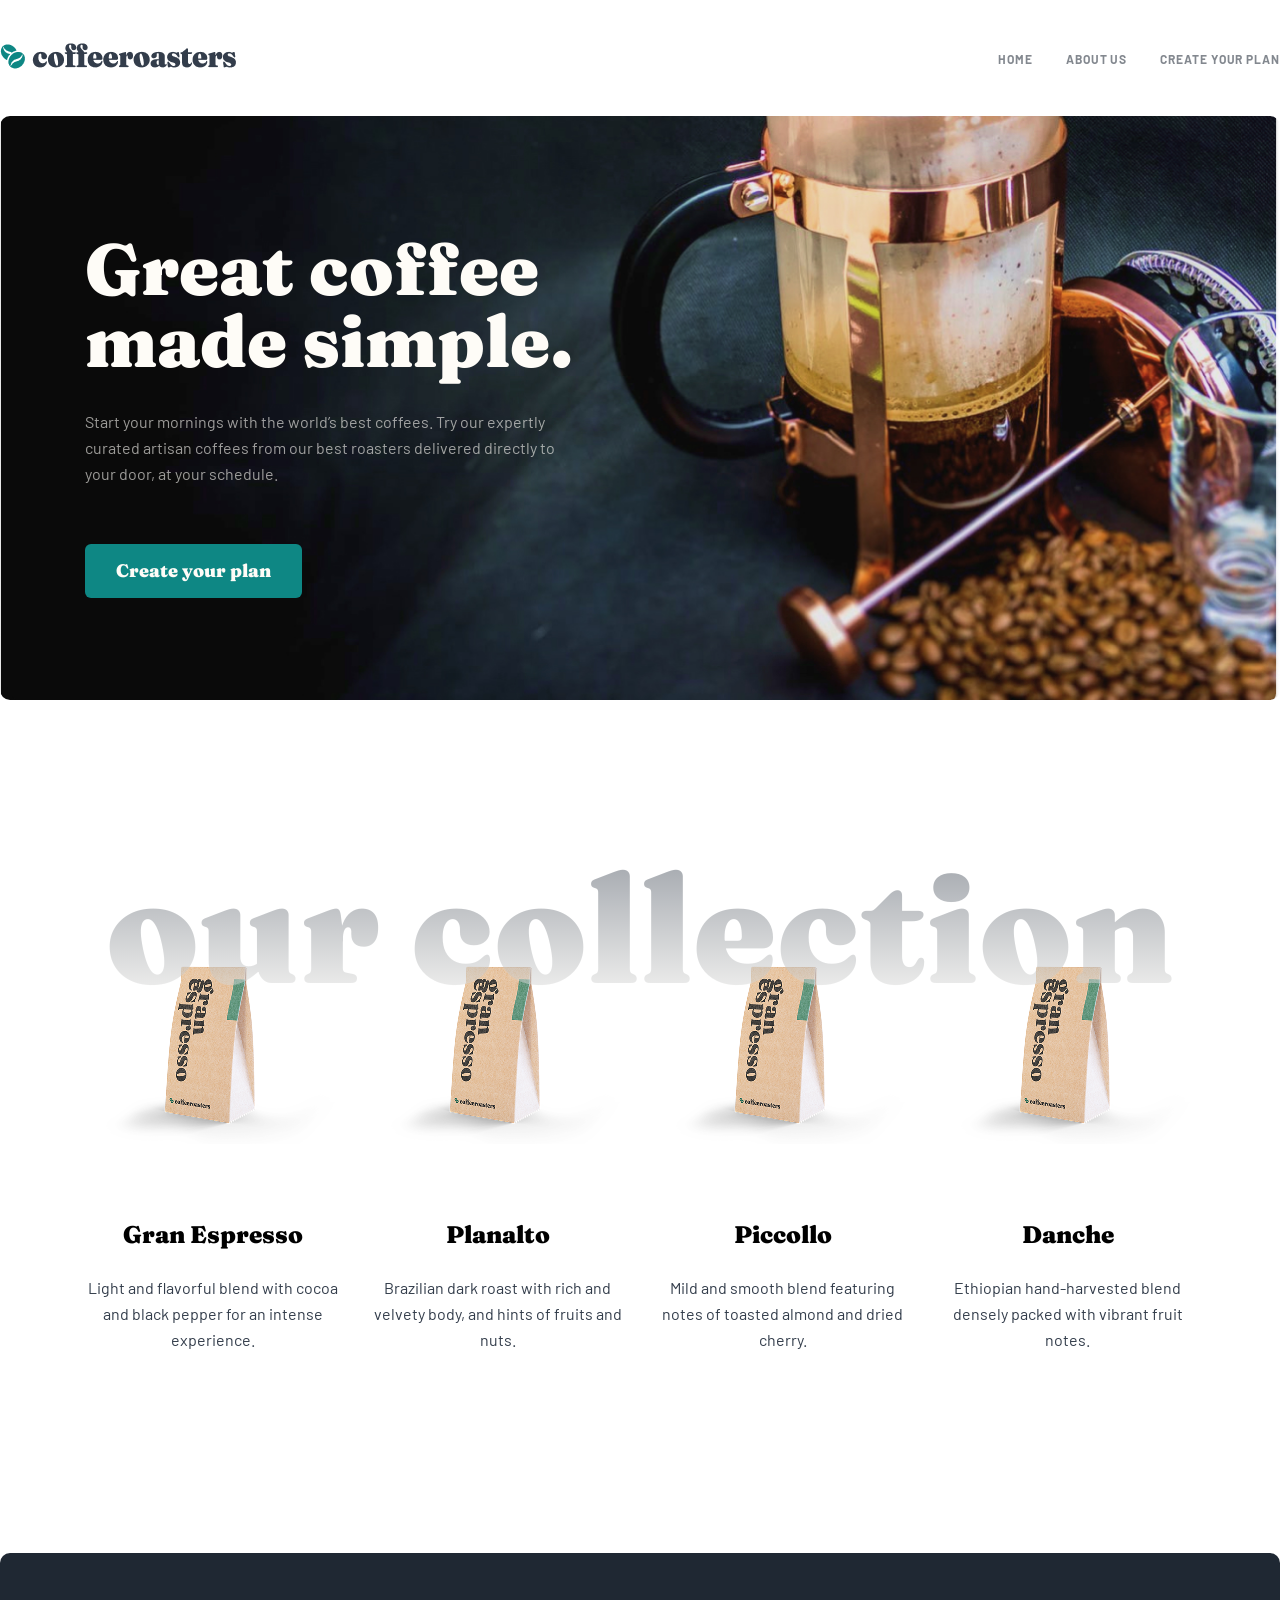
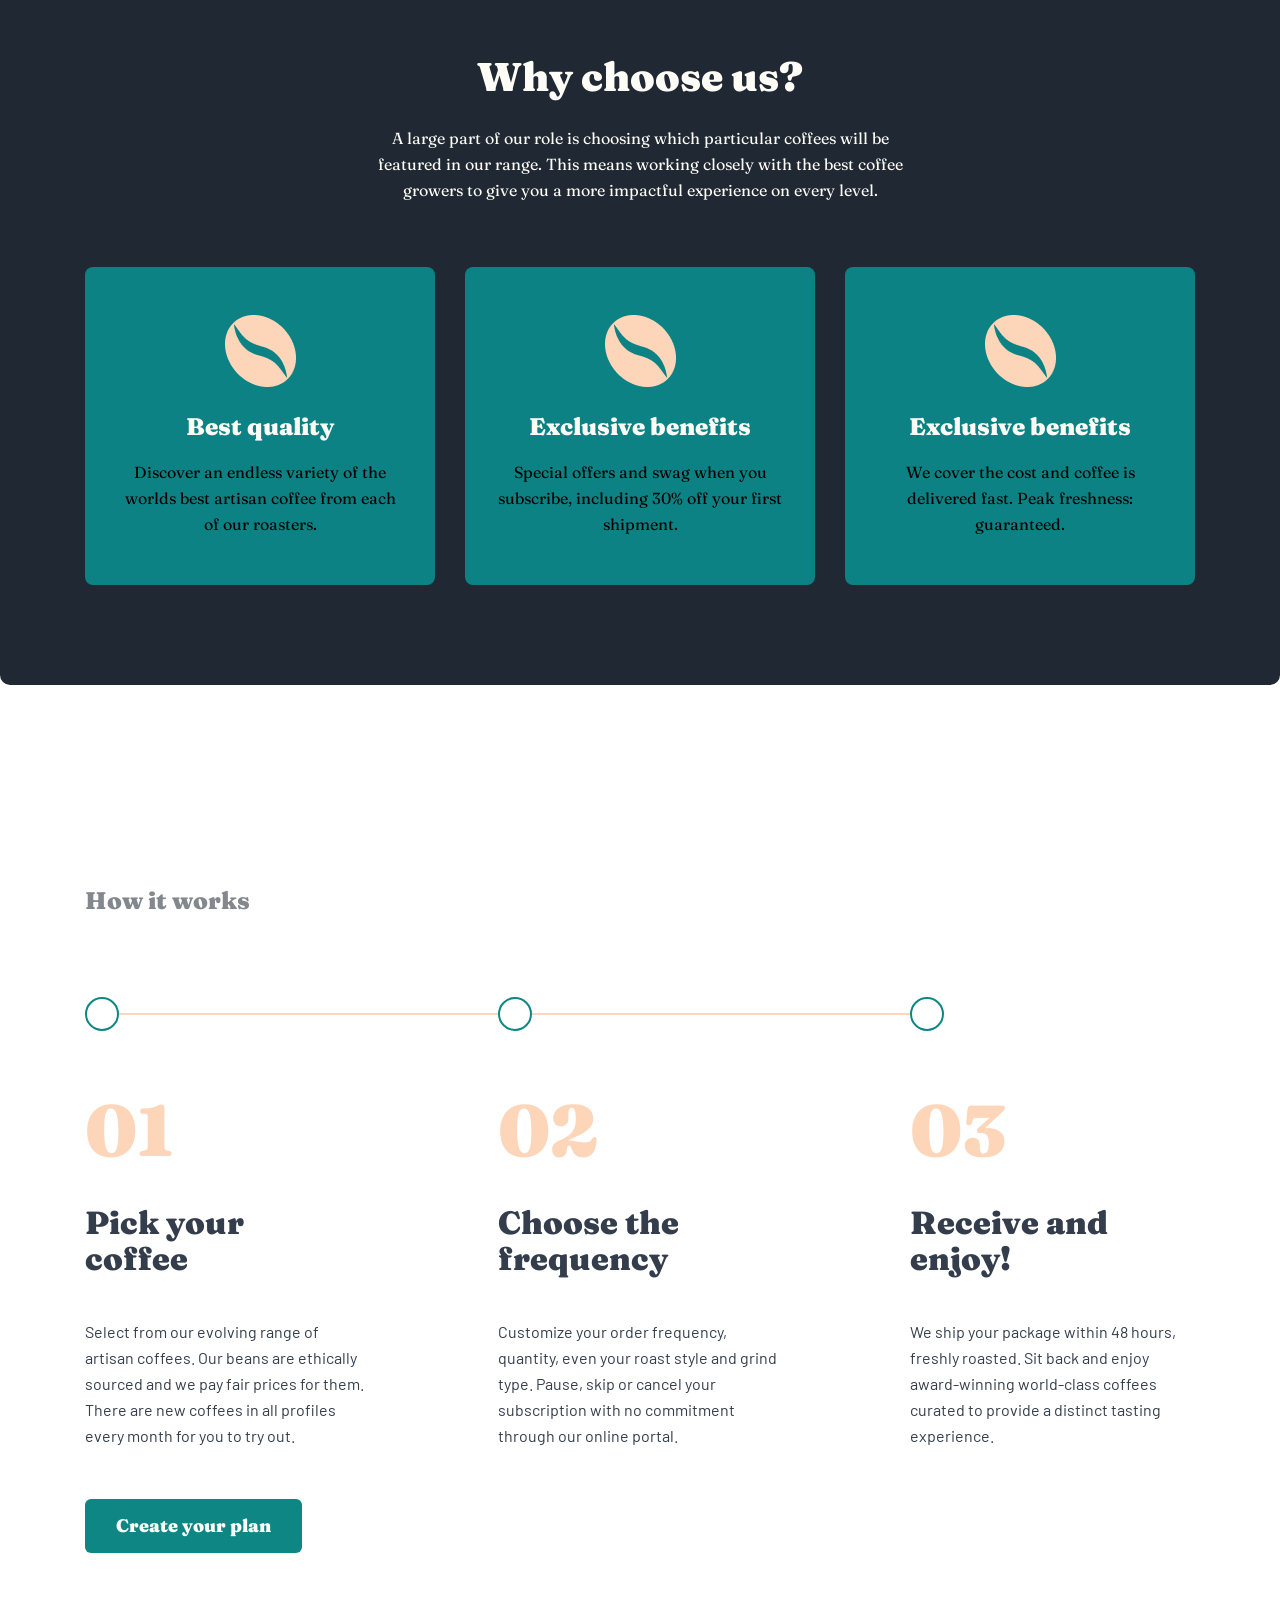
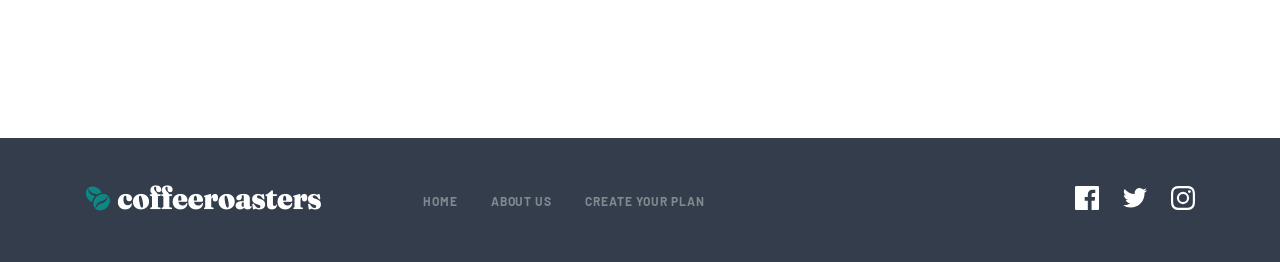
<file: index.html>
<!DOCTYPE html>
<html lang="en">

<head>
    <meta charset="UTF-8">
    <meta name="viewport" content="width=device-width, initial-scale=1.0">
    <title>Document</title>
    <link rel="stylesheet" href="css/main.css">
</head>

<body>
    <header class="header">
        <div class="header__container container">
            <a href="index.html" class="logo">
                <img src="img/header.png" srcset="img/header@2x.png 2x,img/header.png 1x" alt="logo" width="236"
                    height="26" class="logo__img">
            </a>
            <nav class="nav">
                <ul class="nav__list">
                    <li class="nav__item">
                        <a href="index.html" class="nav__item-link">HOME</a>
                    </li>
                    <li class="nav__item">
                        <a href="about.html" class="nav__item-link">ABOUT US</a>
                    </li>
                    <li class="nav__item">
                        <a href="create.html" class="nav__item-link">Create your plan</a>
                    </li>
                </ul>
            </nav>
            <nav class="nav__mobile">
                <ul class="nav__mobile-list">
                    <li class="nav__mobile-item">
                        <a href="index.html" class="nav__mobile-item-link">HOME</a>
                    </li>
                    <li class="nav__mobile-item">
                        <a href="about.html" class="nav__mobile-item-link">ABOUT US</a>
                    </li>
                    <li class="nav__mobile-item">
                        <a href="create.html" class="nav__mobile-item-link">Create your plan</a>
                    </li>
                </ul>
            </nav>
            <button class="hamburger hamburger--opened"></button>
        </div>
    </header>
    <main>
        <section class="intro">
            <div class="intro__container container">
                <div class="intro__box">
                    <p class="intro__slogan">Great coffee
                        made simple.</p>
                    <p class="intro__text">Start your mornings with the world’s best coffees. Try our expertly curated
                        artisan coffees from our best roasters delivered directly to your door, at your schedule.</p>
                    <a href="create.html" class="create-link">Create your plan</a>
                </div>
        </section>
        <section class="collection">
            <div class="container collection__container">
                <h2 class="collection__title">our collection</h2>
                <ul class="collection__list">
                    <li class="collection__item">
                        <img src="img/collection1.png" width="255" height="193" alt="coffee"
                            class="collection__item-img"></img>
                        <h3 class="collection__item-name">Gran Espresso</h3>
                        <p class="collection__item-text">Light and flavorful blend with cocoa and black pepper for an
                            intense experience.</p>
                    </li>
                    <li class="collection__item">
                        <img src="img/collection1.png" width="255" height="193" alt="coffee"
                            class="collection__item-img"></img>
                        <h3 class="collection__item-name">Planalto</h3>
                        <p class="collection__item-text">Brazilian dark roast with rich and velvety body, and hints of
                            fruits and nuts.</p>
                    </li>
                    <li class="collection__item">
                        <img src="img/collection1.png" width="255" height="193" alt="coffee"
                            class="collection__item-img"></img>
                        <h3 class="collection__item-name">Piccollo</h3>
                        <p class="collection__item-text">Mild and smooth blend featuring notes of toasted almond and
                            dried cherry.</p>
                    </li>
                    <li class="collection__item">
                        <img src="img/collection1.png" width="255" height="193" alt="coffee"
                            class="collection__item-img"></img>
                        <h3 class="collection__item-name">Danche</h3>
                        <p class="collection__item-text">Ethiopian hand-harvested blend densely packed with vibrant
                            fruit notes.</p>
                    </li>
                </ul>
            </div>
        </section>
        <section class="choose">
            <div class=" container Choose__container">
                <div class="choose__position">
                    <h2 class="Choose__title">Why choose us?</h2>
                    <p class="Choose__title-text">A large part of our role is choosing which particular coffees will be
                        featured
                        in our range. This means working closely with the best coffee growers to give
                        you a more impactful experience on every level.</p>
                    <ul class="choose__list">
                        <li class="choose__item">
                            <span class="choose__span"></span>
                            <h3 class="Choose__item-title">Best quality</h3>
                            <p class="Choose__item-text">Discover an endless variety of the worlds best artisan
                                coffee
                                from each
                                of our roasters.</p>
                        </li>
                        <li class="choose__item">
                            <span class="choose__span"></span>
                            <h3 class="Choose__item-title">Exclusive benefits</h3>
                            <p class="Choose__item-text">Special offers and swag when you subscribe, including 30%
                                off
                                your
                                first shipment.</p>
                        </li>
                        <li class="choose__item">
                            <span class="choose__span"></span>
                            <h3 class="Choose__item-title">Exclusive benefits</h3>
                            <p class="Choose__item-text">We cover the cost and coffee is delivered fast. Peak
                                freshness:
                                guaranteed.</p>
                        </li>
                    </ul>
                </div>
            </div>
        </section>
        <section class="works">
            <div class="works__container container">
                <h2 class="works__title">How it works</h2>
                <ol class="works__list">
                    <li class="works__item">
                        <h3 class="works__item-title">Pick your
                            coffee</h3>
                        <p class="works__item-text">Select from our evolving range of artisan coffees.
                            Our beans are
                            ethically sourced and we pay fair prices for them. There are new coffees in
                            all profiles
                            every month for you to try out.</p>
                    </li>
                    <li class="works__item">
                        <h3 class="works__item-title">Choose the frequency</h3>
                        <p class="works__item-text">Customize your order frequency, quantity, even your
                            roast style and
                            grind type. Pause, skip or cancel your subscription with no commitment
                            through our online
                            portal.</p>
                    </li>
                    <li class="works__item">
                        <h3 class="works__item-title">Receive and enjoy!</h3>
                        <p class="works__item-text">We ship your package within 48 hours, freshly
                            roasted. Sit back and
                            enjoy award-winning world-class coffees curated to provide a distinct
                            tasting experience.
                        </p>
                    </li>
                </ol>
                <a href="create.html" class="create-link">Create your plan</a>
            </div>
        </section>
    </main>
    <footer class="footer">
        <div class="footer__container container">
            <a href="index.html" class="logo footer__logo">
                <img src="img/footer.png" srcset="img/footer.png 2x,img/footer.png 1x" alt="logo" width="236"
                    height="26" class="logo__img">
            </a>
            <nav class="nav nav--footer footer__nav">
                <ul class="nav__list">
                    <li class="nav__item">
                        <a href="index.html" class="nav__item-link">HOME</a>
                    </li>
                    <li class="nav__item">
                        <a href="index.html" class="nav__item-link">ABOUT US</a>
                    </li>
                    <li class="nav__item">
                        <a href="index.html" class="nav__item-link">Create your plan</a>
                    </li>
                </ul>
            </nav>
            <ul class="footer__socialss">
                <li class="footer__socials-item">
                    <a class="footer__socials-link" href="index.html">
                        <svg class="footer__socials-icon" xmlns="http://www.w3.org/2000/svg" width="24" height="24"
                            fill="currentColor">
                            <path fill="currentColor"
                                d="M22.675 0H1.325C.593 0 0 .593 0 1.325v21.351C0 23.407.593 24 1.325 24H12.82v-9.294H9.692v-3.622h3.128V8.413c0-3.1 1.893-4.788 4.659-4.788 1.325 0 2.463.099 2.795.143v3.24l-1.918.001c-1.504 0-1.795.715-1.795 1.763v2.313h3.587l-.467 3.622h-3.12V24h6.116c.73 0 1.323-.593 1.323-1.325V1.325C24 .593 23.407 0 22.675 0" />
                        </svg>
                    </a>
                </li>
                <li class="footer__socials-item">
                    <a href="index.html" class="footer__socials-link">
                        <svg xmlns="http://www.w3.org/2000/svg" width="24" height="20" fill="currentColor">
                            <path fill="currentColor"
                                d="M24 2.309a9.8 9.8 0 0 1-2.828.775A4.93 4.93 0 0 0 23.337.36a9.9 9.9 0 0 1-3.127 1.195A4.92 4.92 0 0 0 16.616 0c-3.179 0-5.515 2.966-4.797 6.045A13.98 13.98 0 0 1 1.671.901a4.93 4.93 0 0 0 1.523 6.574 4.9 4.9 0 0 1-2.229-.616c-.054 2.281 1.581 4.415 3.949 4.89a4.9 4.9 0 0 1-2.224.084 4.93 4.93 0 0 0 4.6 3.419A9.9 9.9 0 0 1 0 17.292a13.94 13.94 0 0 0 7.548 2.212c9.142 0 14.307-7.721 13.995-14.646A10 10 0 0 0 24 2.309" />
                        </svg>
                    </a>
                </li>
                <li class="footer__socials-item">
                    <a href="index.html" class="footer__socials-link">
                        <svg xmlns="http://www.w3.org/2000/svg" width="24" height="24" fill="currentColor">
                            <path fill="currentColor" fill-rule="evenodd"
                                d="M12 0C8.741 0 8.333.014 7.053.072 2.695.272.273 2.69.073 7.052.014 8.333 0 8.741 0 12s.014 3.668.072 4.948c.2 4.358 2.618 6.78 6.98 6.98C8.333 23.986 8.741 24 12 24s3.668-.014 4.948-.072c4.354-.2 6.782-2.618 6.979-6.98.059-1.28.073-1.689.073-4.948s-.014-3.667-.072-4.947c-.196-4.354-2.617-6.78-6.979-6.98C15.668.014 15.259 0 12 0m0 2.163c3.204 0 3.584.012 4.85.07 3.252.148 4.771 1.691 4.919 4.919.058 1.265.069 1.645.069 4.849s-.012 3.584-.069 4.849c-.149 3.225-1.664 4.771-4.919 4.919-1.266.058-1.644.07-4.85.07-3.204 0-3.584-.012-4.849-.07-3.26-.149-4.771-1.699-4.919-4.92-.058-1.265-.07-1.644-.07-4.849s.013-3.583.07-4.849c.149-3.227 1.664-4.771 4.919-4.919 1.266-.057 1.645-.069 4.849-.069M5.838 12a6.162 6.162 0 1 1 12.324 0 6.162 6.162 0 0 1-12.324 0M12 16a4 4 0 1 1 0-8 4 4 0 0 1 0 8m4.965-10.405a1.44 1.44 0 1 1 2.881.001 1.44 1.44 0 0 1-2.881-.001"
                                clip-rule="evenodd" /></svg>
                    </a>
                </li>
            </ul>
        </div>
    </footer>
    <script src="js/main.js"></script>
</body>

</html>
</file>
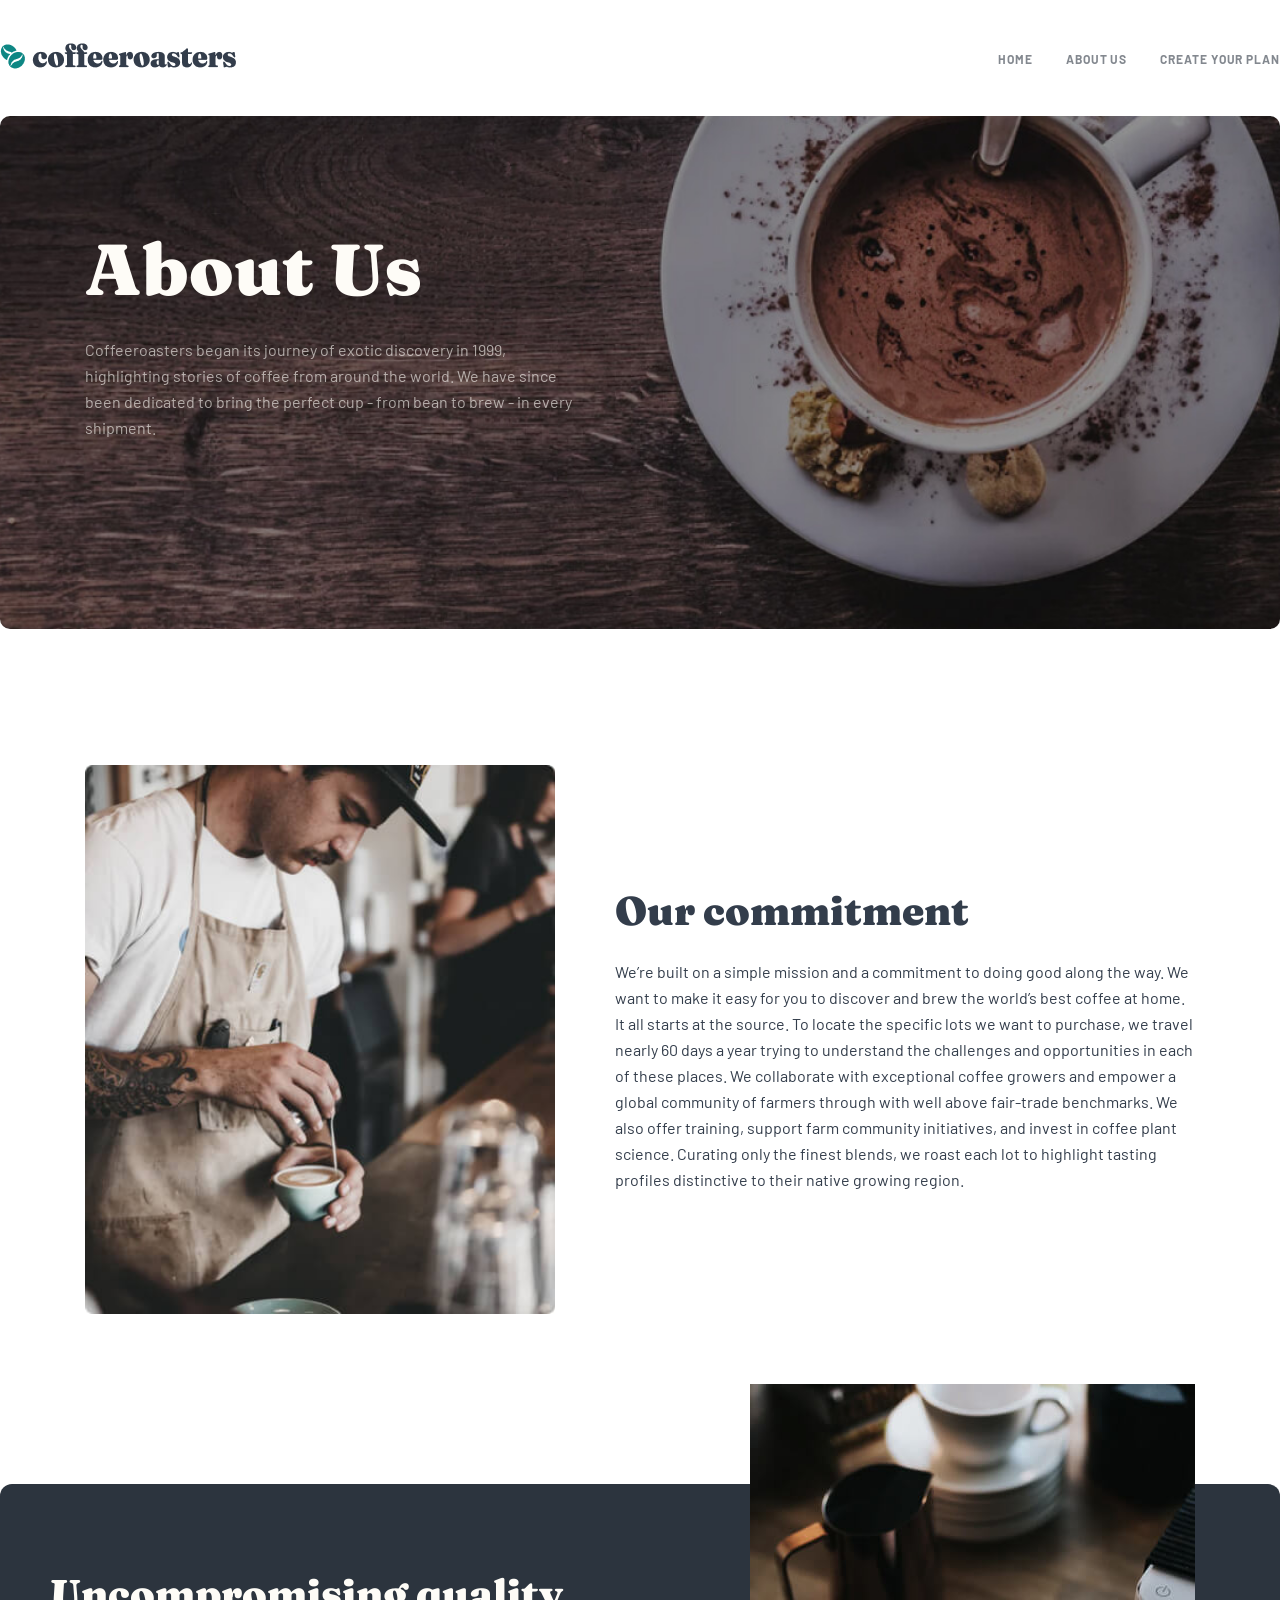
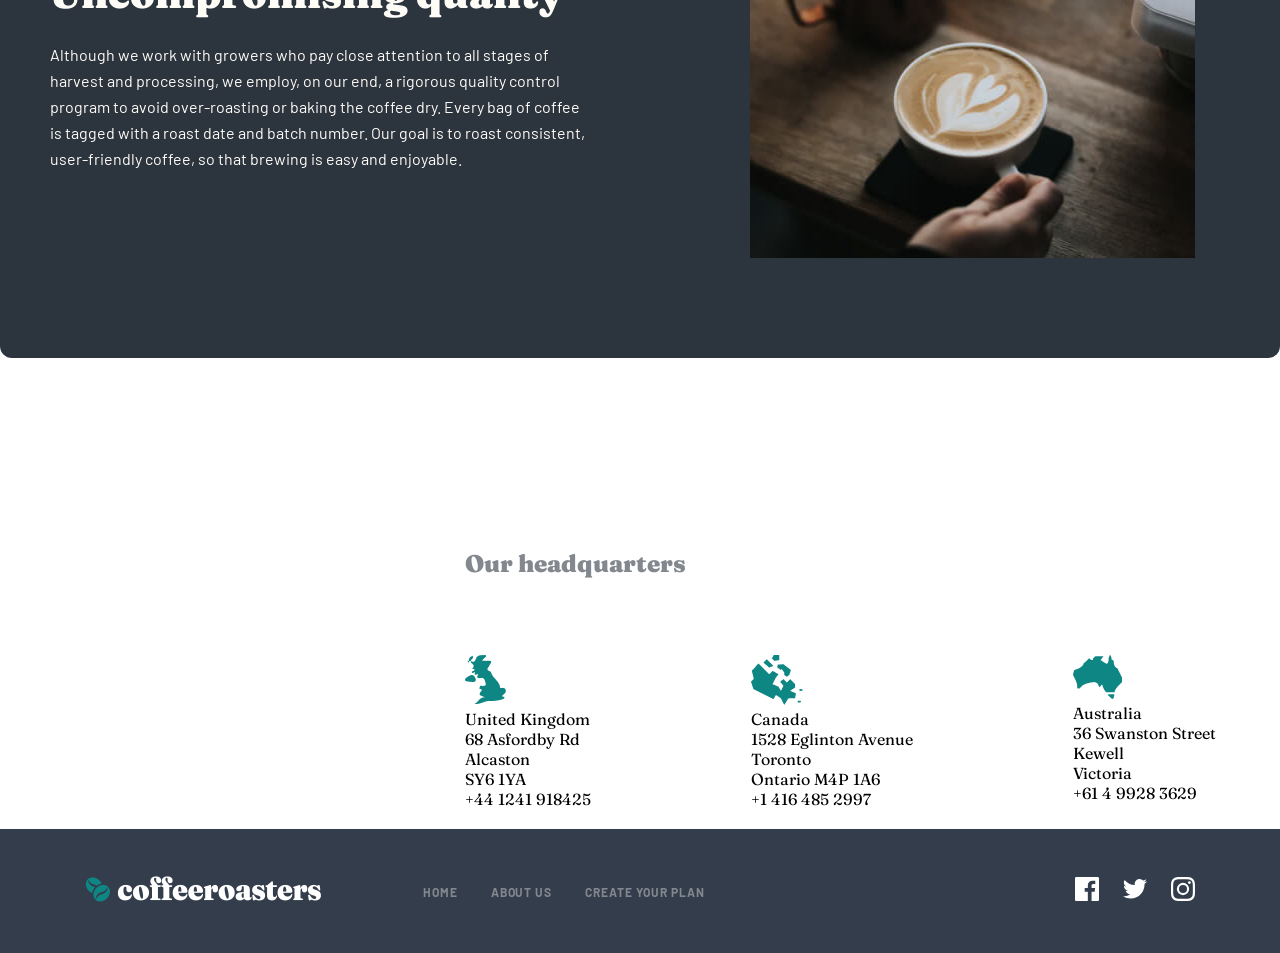
<file: about.html>
<!DOCTYPE html>
<html lang="en">

<head>
    <meta charset="UTF-8">
    <meta name="viewport" content="width=device-width, initial-scale=1.0">
    <title>Document</title>
    <link rel="stylesheet" href="css/main.css">
</head>

<body>
    <header class="header">
        <div class="header__container container">
            <a href="index.html" class="logo">
                <img src="img/header.png" srcset="img/header@2x.png 2x,img/header.png 1x" alt="logo" width="236"
                    height="26" class="logo__img">
            </a>
            <nav class="nav">
                <ul class="nav__list">
                    <li class="nav__item">
                        <a href="index.html" class="nav__item-link">HOME</a>
                    </li>
                    <li class="nav__item">
                        <a href="about.html" class="nav__item-link">ABOUT US</a>
                    </li>
                    <li class="nav__item">
                        <a href="create.html" class="nav__item-link">Create your plan</a>
                    </li>
                </ul>
            </nav>
            <nav class="nav__mobile">
                <ul class="nav__mobile-list">
                    <li class="nav__mobile-item">
                        <a href="index.html" class="nav__mobile-item-link">HOME</a>
                    </li>
                    <li class="nav__mobile-item">
                        <a href="about.html" class="nav__mobile-item-link">ABOUT US</a>
                    </li>
                    <li class="nav__mobile-item">
                        <a href="create.html" class="nav__mobile-item-link">Create your plan</a>
                    </li>
                </ul>
            </nav>
            <button class="hamburger hamburger--opened"></button>
        </div>
    </header>
    <main>
        <section class="intro">
            <div class="intro__container-about container">
                <div class="intro__box">
                    <div class="art__text-box">
                     <p class="intro__slogan">About Us</p>
                     <p class="intro__text">Coffeeroasters began its journey of exotic discovery in 1999, highlighting
                        stories of coffee from around the world. We have since been dedicated to bring the perfect cup -
                        from bean to brew - in every shipment.</p>
                    </div>
                </div>
            </div>
        </section>
<section class="art">
    <div class="container art__container">
        <div class="art__info">
            <img src="img/art.jpg" alt="">
            <div class="art__text-box">
                <p class="art__title">Our commitment</p>
            <p class="art__text">We’re built on a simple mission and a commitment to doing good along the way. We want to make it easy for you to discover and brew the world’s best coffee at home. It all starts at the source. To locate the specific lots we want to purchase, we travel nearly 60 days a year trying to understand the challenges and opportunities in each of these places. We collaborate with exceptional coffee growers and empower a global community of farmers through with well above fair-trade benchmarks. We also offer training, support farm community initiatives, and invest in coffee plant science. Curating only the finest blends, we roast each lot to highlight tasting profiles distinctive to their native growing region.</p>
            </div>
        </div>
    </div>
</section>
<sectoin class="hard">
    <div class="container hard__container">
        <div class="hard__info">
            <img class="hard__img" src="img/make.jpg" alt="">
            <img src="img/nice.jpg" alt="" class="hard__img-duo">
            <div class="hard__text-box">
                <p class="hard__title">Uncompromising quality</p>
            <p class="hard__text">Although we work with growers who pay close attention to all stages of harvest and processing, we employ, on our end, a rigorous quality control program to avoid over-roasting or baking the coffee dry. Every bag of coffee is tagged with a roast date and batch number. Our goal is to roast consistent, user-friendly coffee, so that brewing is easy and enjoyable.</p>
            </div>
        </div>
    </div>
</sectoin>
<section class="country">
    <dic class="container country__container">
        <h2 class="country__title">Our headquarters</h2>
        <ol class="country__list">
            <li class="country__item">
                <img src="img/mapone.png" alt="" class="country__item-img">
                <p class="country__item-title">United Kingdom</p>
                <p class="country__item-info">68  Asfordby Rd</p>
                <p class="country__item-info">Alcaston</p>
                <p class="country__item-info">SY6 1YA</p>
                <p class="country__item-info">+44 1241 918425</p>
            </li>
             <li class="country__item">
                <img src="img/maptwo.png" alt="" class="country__item-img">
                <p class="country__item-title">Canada</p>
                <p class="country__item-info">1528  Eglinton Avenue</p>
                <p class="country__item-info">Toronto</p>
                <p class="country__item-info">Ontario M4P 1A6</p>
                <p class="country__item-info">+1 416 485 2997</p>
            </li>
             <li class="country__item">
                <img src="img/mapthree.png" alt="" class="country__item-img">
                <p class="country__item-title">Australia</p>
                <p class="country__item-info">36 Swanston Street</p>
                <p class="country__item-info">Kewell</p>
                <p class="country__item-info">Victoria</p>
                <p class="country__item-info">+61 4 9928 3629</p>
            </li>
        </ol>
    </dic>
</section>
    </main>
    <footer class="footer">
        <div class="footer__container container">
            <a href="index.html" class="logo footer__logo">
                <img src="img/footer.png" srcset="img/footer.png 2x,img/footer.png 1x" alt="logo" width="236"
                    height="26" class="logo__img">
            </a>
            <nav class="nav nav--footer footer__nav">
                <ul class="nav__list">
                    <li class="nav__item">
                        <a href="index.html" class="nav__item-link">HOME</a>
                    </li>
                    <li class="nav__item">
                        <a href="index.html" class="nav__item-link">ABOUT US</a>
                    </li>
                    <li class="nav__item">
                        <a href="index.html" class="nav__item-link">Create your plan</a>
                    </li>
                </ul>
            </nav>
            <ul class="footer__socialss">
                <li class="footer__socials-item">
                    <a class="footer__socials-link" href="index.html">
                        <svg class="footer__socials-icon" xmlns="http://www.w3.org/2000/svg" width="24" height="24"
                            fill="currentColor">
                            <path fill="currentColor"
                                d="M22.675 0H1.325C.593 0 0 .593 0 1.325v21.351C0 23.407.593 24 1.325 24H12.82v-9.294H9.692v-3.622h3.128V8.413c0-3.1 1.893-4.788 4.659-4.788 1.325 0 2.463.099 2.795.143v3.24l-1.918.001c-1.504 0-1.795.715-1.795 1.763v2.313h3.587l-.467 3.622h-3.12V24h6.116c.73 0 1.323-.593 1.323-1.325V1.325C24 .593 23.407 0 22.675 0" />
                        </svg>
                    </a>
                </li>
                <li class="footer__socials-item">
                    <a href="index.html" class="footer__socials-link">
                        <svg xmlns="http://www.w3.org/2000/svg" width="24" height="20" fill="currentColor">
                            <path fill="currentColor"
                                d="M24 2.309a9.8 9.8 0 0 1-2.828.775A4.93 4.93 0 0 0 23.337.36a9.9 9.9 0 0 1-3.127 1.195A4.92 4.92 0 0 0 16.616 0c-3.179 0-5.515 2.966-4.797 6.045A13.98 13.98 0 0 1 1.671.901a4.93 4.93 0 0 0 1.523 6.574 4.9 4.9 0 0 1-2.229-.616c-.054 2.281 1.581 4.415 3.949 4.89a4.9 4.9 0 0 1-2.224.084 4.93 4.93 0 0 0 4.6 3.419A9.9 9.9 0 0 1 0 17.292a13.94 13.94 0 0 0 7.548 2.212c9.142 0 14.307-7.721 13.995-14.646A10 10 0 0 0 24 2.309" />
                        </svg>
                    </a>
                </li>
                <li class="footer__socials-item">
                    <a href="index.html" class="footer__socials-link">
                        <svg xmlns="http://www.w3.org/2000/svg" width="24" height="24" fill="currentColor">
                            <path fill="currentColor" fill-rule="evenodd"
                                d="M12 0C8.741 0 8.333.014 7.053.072 2.695.272.273 2.69.073 7.052.014 8.333 0 8.741 0 12s.014 3.668.072 4.948c.2 4.358 2.618 6.78 6.98 6.98C8.333 23.986 8.741 24 12 24s3.668-.014 4.948-.072c4.354-.2 6.782-2.618 6.979-6.98.059-1.28.073-1.689.073-4.948s-.014-3.667-.072-4.947c-.196-4.354-2.617-6.78-6.979-6.98C15.668.014 15.259 0 12 0m0 2.163c3.204 0 3.584.012 4.85.07 3.252.148 4.771 1.691 4.919 4.919.058 1.265.069 1.645.069 4.849s-.012 3.584-.069 4.849c-.149 3.225-1.664 4.771-4.919 4.919-1.266.058-1.644.07-4.85.07-3.204 0-3.584-.012-4.849-.07-3.26-.149-4.771-1.699-4.919-4.92-.058-1.265-.07-1.644-.07-4.849s.013-3.583.07-4.849c.149-3.227 1.664-4.771 4.919-4.919 1.266-.057 1.645-.069 4.849-.069M5.838 12a6.162 6.162 0 1 1 12.324 0 6.162 6.162 0 0 1-12.324 0M12 16a4 4 0 1 1 0-8 4 4 0 0 1 0 8m4.965-10.405a1.44 1.44 0 1 1 2.881.001 1.44 1.44 0 0 1-2.881-.001"
                                clip-rule="evenodd" /></svg>
                    </a>
                </li>
            </ul>
        </div>
    </footer>
</body>

</html>
</file>
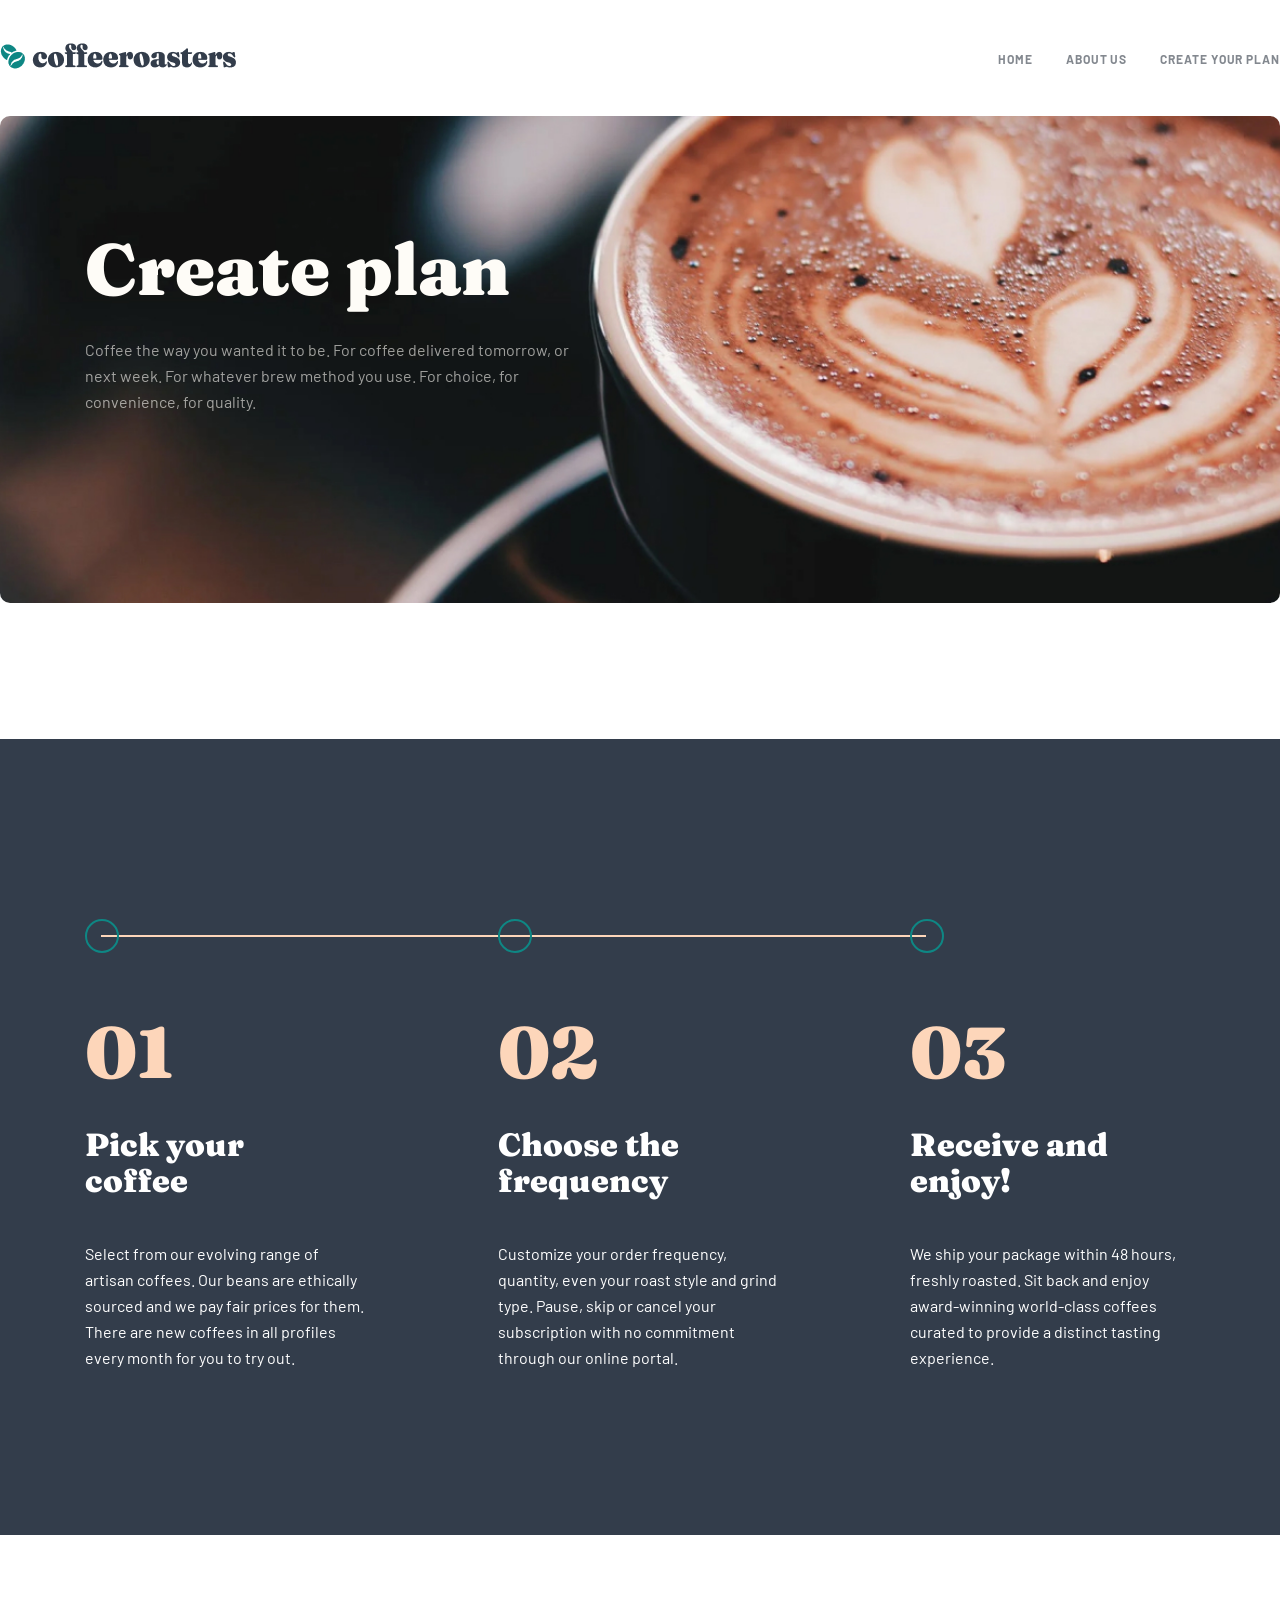
<file: create.html>
<!DOCTYPE html>
<html lang="en">

<head>
    <meta charset="UTF-8">
    <meta name="viewport" content="width=device-width, initial-scale=1.0">
    <title>Document</title>
    <link rel="stylesheet" href="css/main.css">
</head>

<body>
    <header class="header">
        <div class="header__container container">
            <a href="index.html" class="logo">
                <img src="img/header.png" srcset="img/header@2x.png 2x,img/header.png 1x" alt="logo" width="236"
                    height="26" class="logo__img">
            </a>
            <nav class="nav">
                <ul class="nav__list">
                    <li class="nav__item">
                        <a href="index.html" class="nav__item-link">HOME</a>
                    </li>
                    <li class="nav__item">
                        <a href="about.html" class="nav__item-link">ABOUT US</a>
                    </li>
                    <li class="nav__item">
                        <a href="create.html" class="nav__item-link">Create your plan</a>
                    </li>
                </ul>
            </nav>
            <nav class="nav__mobile">
                <ul class="nav__mobile-list">
                    <li class="nav__mobile-item">
                        <a href="index.html" class="nav__mobile-item-link">HOME</a>
                    </li>
                    <li class="nav__mobile-item">
                        <a href="about.html" class="nav__mobile-item-link">ABOUT US</a>
                    </li>
                    <li class="nav__mobile-item">
                        <a href="create.html" class="nav__mobile-item-link">Create your plan</a>
                    </li>
                </ul>
            </nav>
            <button class="hamburger hamburger--opened"></button>
        </div>
    </header>
    <main>
        <section class="intro">
            <div class="intro__container-creat container">
                <div class="intro__box">
                    <p class="intro__slogan">Create plan</p>
                    <p class="intro__text">Coffee the way you wanted it to be. For coffee delivered tomorrow, or next
                        week. For whatever brew method you use. For choice, for convenience, for quality.</p>
                </div>
            </div>
        </section>
        <section class="works works--dark">
            <div class="works__container container">
                <ol class="works__list">
                    <li class="works__item">
                        <h3 class="works__item-title">Pick your
                            coffee</h3>
                        <p class="works__item-text">Select from our evolving range of artisan coffees. Our beans are
                            ethically sourced and we pay fair prices for them. There are new coffees in all profiles
                            every month for you to try out.</p>
                    </li>
                    <li class="works__item">
                        <h3 class="works__item-title">Choose the frequency</h3>
                        <p class="works__item-text">Customize your order frequency, quantity, even your roast style and
                            grind type. Pause, skip or cancel your subscription with no commitment through our online
                            portal.</p>
                    </li>
                    <li class="works__item">
                        <h3 class="works__item-title">Receive and enjoy!</h3>
                        <p class="works__item-text">We ship your package within 48 hours, freshly roasted. Sit back and
                            enjoy award-winning world-class coffees curated to provide a distinct tasting experience.
                        </p>
                    </li>
                </ol>
            </div>
        </section>
    </main>
</body>

</html>
</file>
<file: css/main.css>
/* fraunces-regular - latin */
@font-face {
  font-display: swap; /* Check https://developer.mozilla.org/en-US/docs/Web/CSS/@font-face/font-display for other options. */
  font-family: "Fraunces";
  font-style: normal;
  font-weight: 400;
  src: url("../fonts/fraunces-v38-latin-regular.woff2") format("woff2"); /* Chrome 36+, Opera 23+, Firefox 39+, Safari 12+, iOS 10+ */
}
/* fraunces-900 - latin */
@font-face {
  font-display: swap; /* Check https://developer.mozilla.org/en-US/docs/Web/CSS/@font-face/font-display for other options. */
  font-family: "Fraunces";
  font-style: normal;
  font-weight: 900;
  src: url("../fonts/fraunces-v38-latin-900.woff2") format("woff2"); /* Chrome 36+, Opera 23+, Firefox 39+, Safari 12+, iOS 10+ */
}
/* barlow-regular - latin */
@font-face {
  font-display: swap; /* Check https://developer.mozilla.org/en-US/docs/Web/CSS/@font-face/font-display for other options. */
  font-family: "Barlow";
  font-style: normal;
  font-weight: 400;
  src: url("../fonts/barlow-v13-latin-regular.woff2") format("woff2"); /* Chrome 36+, Opera 23+, Firefox 39+, Safari 12+, iOS 10+ */
}
/* barlow-700 - latin */
@font-face {
  font-display: swap; /* Check https://developer.mozilla.org/en-US/docs/Web/CSS/@font-face/font-display for other options. */
  font-family: "Barlow";
  font-style: normal;
  font-weight: 700;
  src: url("../fonts/barlow-v13-latin-700.woff2") format("woff2"); /* Chrome 36+, Opera 23+, Firefox 39+, Safari 12+, iOS 10+ */
}
* {
  margin: 0;
  padding: 0;
  box-sizing: border-box;
}

ul,
ol {
  list-style: none;
}

a {
  text-decoration: none;
  color: #333D4B;
}

body {
  font-family: "Fraunces", sans-serif;
}

.container {
  max-width: 1280px;
  margin: 0 auto;
  padding: 0 85px;
}

@media only screen and (max-width: 768px) {
  .container {
    padding: 0 40px;
  }
}
.header {
  padding: 43px 0;
  position: fixed;
  background-color: #fff;
  top: 0;
  width: 100%;
  z-index: 99;
}

.header__container {
  padding: 0;
  display: flex;
  justify-content: space-between;
  align-items: center;
}

@media only screen and (max-width: 768px) {
  .header {
    padding: 40px 0;
  }
  .header__container {
    padding: 0 40px;
  }
}
@media only screen and (max-width: 615px) {
  .header {
    padding: 32px 0;
  }
  .header__container {
    padding: 0 24px;
  }
}
@keyframes burger {
  0% {
    top: -150%;
  }
  100% {
    top: 110px;
  }
}
.nav__list {
  display: flex;
  align-items: center;
}

.nav__item {
  margin-right: 33px;
}
.nav__item:last-child {
  margin-right: 0;
}

.nav__item-link {
  text-transform: uppercase;
  font-family: "Barlow";
  font-weight: 700;
  font-size: 12px;
  line-height: 15px;
  letter-spacing: 0.92px;
  color: #83888F;
}
.nav__item-link:hover {
  color: #333D4B;
}

.nav__mobile {
  position: absolute;
  display: none;
  top: -150%;
  width: 100%;
  left: 0;
  right: 0;
  max-width: 100%;
  height: calc(100vh - 110px);
  text-align: center;
  transition: 400ms ease all;
}

.nav--footer {
  margin-left: 102px;
}
.nav--footer .nav__item-link:hover {
  color: #fff;
}

@media only screen and (max-width: 920px) {
  .nav--footer {
    margin: 0;
  }
}
@media only screen and (max-width: 615px) {
  .nav {
    display: none;
  }
  .nav--footer {
    display: block;
  }
  .nav--footer .nav__list {
    flex-direction: column;
    text-align: center;
    align-items: center;
  }
  .nav--footer .nav__item {
    margin: 0;
    margin-bottom: 24px;
  }
  .nav__mobile--active {
    position: absolute;
    display: block;
    top: 110px;
    background: linear-gradient(0deg, rgba(254, 252, 247, 0.504981) 0%, #FEFCF7 55.94%);
    animation: burger 500ms ease-in;
  }
  .nav__mobile-list {
    display: flex;
    flex-direction: column;
    align-items: center;
    margin-top: 60px;
  }
  .nav__mobile-item {
    margin-bottom: 32px;
  }
  .nav__mobile-item-link {
    color: #333D4B;
    font-weight: 900;
    font-size: 24px;
    line-height: 32px;
    letter-spacing: 0px;
    text-transform: uppercase;
  }
}
@media only screen and (max-width: 615px) {
  .nav__mobile--active {
    top: 94px;
  }
}
.create-link {
  font-family: "Fraunces";
  font-weight: 900;
  font-size: 18px;
  line-height: 25px;
  letter-spacing: 0px;
  color: #FEFCF7;
  background-color: #0E8784;
  padding: 15px 31px 16px 31px;
  border-radius: 6px;
  border: none;
}
.create-link:hover {
  background-color: rgb(102, 210, 207);
  cursor: pointer;
}
.create-link:disabled {
  background-color: rgb(226, 222, 219);
  cursor: not-allowed;
}

.intro {
  margin-bottom: 136px;
  margin-top: 116px;
}

.intro__container {
  padding-top: 117px;
  padding-bottom: 117px;
  background: url(../../img/intro.jpg) no-repeat center center;
  background-size: cover;
  border-radius: 10px;
}

.intro__container-about {
  padding-top: 117px;
  padding-bottom: 117px;
  background: url(../../img/blackkofe.jpg) no-repeat center center;
  background-size: cover;
  border-radius: 10px;
}

.intro__container-creat {
  padding-top: 117px;
  padding-bottom: 117px;
  background: url(../../img/sugar.jpg) no-repeat center center;
  background-size: cover;
  border-radius: 10px;
}

.intro__box {
  max-width: 493px;
}

.intro__slogan {
  font-weight: 900;
  font-size: 72px;
  line-height: 72px;
  letter-spacing: 0px;
  color: #FEFCF7;
  margin-bottom: 32px;
}

.intro__text {
  font-family: "Barlow";
  line-height: 26px;
  letter-spacing: 0px;
  color: #FEFCF7;
  opacity: 0.6;
  margin-bottom: 71px;
}

@media only screen and (max-width: 768px) {
  .intro__container {
    padding: 104px 58px;
    margin: 0 40px;
  }
  .intro__box {
    max-width: 398px;
  }
  .intro__slogan {
    font-weight: 900;
    font-size: 48px;
    line-height: 48px;
    letter-spacing: 0px;
    color: #FEFCF7;
  }
  .intro__text {
    font-size: 15px;
  }
}
@media only screen and (max-width: 615px) {
  .intro__container {
    padding: 100px 24px;
  }
  .intro__container {
    margin: 0 24px;
  }
  .intro__box {
    max-width: 100%;
    text-align: center;
  }
  .intro__slogan {
    font-weight: 900;
    font-size: 40px;
    line-height: 48px;
    letter-spacing: 0px;
    color: #FEFCF7;
    margin-bottom: 24px;
  }
}
.hamburger {
  display: none;
  width: 16px;
  height: 15px;
  border: none;
  background-color: transparent;
  background-repeat: no-repeat;
  background-position: center center;
}

.hamburger--about {
  display: none;
  width: 16px;
  height: 15px;
  border: none;
  background-color: transparent;
  background-repeat: no-repeat;
  background-position: center center;
}

.hamburger--opened {
  background-image: url(../../img/hamburger.png);
}

.hamburger--closed {
  background-image: url(../../img/x.png);
}

@media only screen and (max-width: 615px) {
  .hamburger {
    display: inline-block;
  }
}
.collection {
  margin-bottom: 200px;
}

.collection__list {
  display: flex;
  justify-content: space-between;
  z-index: 99;
  flex-wrap: wrap;
}

.collection__item {
  text-align: center;
  max-width: 255px;
}

.collection__item-img {
  margin-bottom: 71px;
}

.collection__item-name {
  font-weight: 900;
  font-size: 24px;
  line-height: 32px;
  letter-spacing: 0px;
  margin-bottom: 24px;
}

.collection__item-text {
  font-family: "Barlow";
  line-height: 26px;
  letter-spacing: 0px;
  color: #333D4B;
}

.collection__title {
  font-weight: 900;
  font-size: 150px;
  letter-spacing: 0px;
  text-align: center;
  background-image: linear-gradient(180deg, rgba(254, 252, 247, 0.0001) 0%, #FEFCF7 100%);
  color: transparent;
  -webkit-background-clip: text;
          background-clip: text;
  background-color: #333D4B;
  opacity: 50%;
  margin-bottom: -70px;
  z-index: -2;
}

@media only screen and (max-width: 1236px) {
  .collection__title {
    font-size: 135px;
  }
}
@media only screen and (max-width: 1130px) {
  .collection__title {
    font-size: 125px;
  }
}
@media only screen and (max-width: 1060px) {
  .collection__title {
    font-size: 105px;
  }
}
@media only screen and (max-width: 916px) {
  .collection__title {
    font-size: 84px;
  }
}
@media only screen and (max-width: 677px) {
  .collection__title {
    font-size: 75px;
  }
}
@media only screen and (max-width: 613px) {
  .collection__title {
    font-size: 40px;
  }
}
@media only screen and (max-width: 589px) {
  .collection__list {
    align-items: center;
    justify-content: center;
  }
  .collection__title {
    margin-bottom: 0;
  }
}
.choose {
  margin-bottom: 200px;
}

.Choose__container {
  width: 1280px;
  background-color: #1F2833;
  border-radius: 10px;
  padding: 100px 40px;
  margin: 0 auto;
}

.choose__position {
  display: flex;
  flex-direction: column;
  align-items: center;
}

.Choose__title {
  max-width: 400px;
  margin-bottom: 24px;
  color: #FEFCF7;
  font-weight: 900;
  font-size: 40px;
  line-height: 48px;
  text-align: center;
}

.Choose__title-text {
  max-width: 540px;
  margin-bottom: 64px;
  color: #FEFCF7;
  font-weight: 400;
  font-size: 16px;
  line-height: 26px;
  text-align: center;
}

.choose__list {
  display: flex;
  justify-content: center;
  gap: 30px;
  flex-wrap: wrap;
  list-style: none;
  padding: 0;
  margin: 0;
}

.choose__item {
  width: 350px;
  background-color: #0D8285;
  border-radius: 8px;
  display: flex;
  flex-direction: column;
  align-items: center;
  text-align: center;
  padding: 48px 32px;
}

.choose__span {
  display: block;
  width: 72px;
  height: 72px;
  background-image: url(../../img/cacao.png);
  background-size: contain;
  background-repeat: no-repeat;
  background-position: center;
  margin-bottom: 24px;
}

.Choose__item-title {
  font-weight: 900;
  font-size: 72px;
  line-height: 72px;
  letter-spacing: 0px;
  color: #FEFCF7;
  font-weight: 900;
  font-size: 24px;
  line-height: 32px;
  margin: 0 0 16px 0;
}

.Choose__item-text {
  font-weight: 400;
  font-size: 16px;
  line-height: 26px;
  margin: 0;
}

@media only screen and (max-width: 768px) {
  .Choose__container {
    width: 688px;
    height: 573px;
  }
  .Choose__title {
    margin: 0;
    margin-left: 212px;
    margin-bottom: 24px;
  }
  .Choose__title-text {
    margin: 0;
    margin-left: 74px;
    margin-bottom: 70px;
  }
  .choose__list {
    display: flex;
    flex-direction: column;
  }
  .choose__duo {
    display: flex;
    flex-direction: column;
    color: #FEFCF7;
    margin: 0;
    margin-top: 20px;
    margin-left: 160px;
  }
  .choose__item {
    width: 575px;
    height: 180px;
  }
  .Choose__item-text {
    width: 344px;
  }
}
@media only screen and (max-width: 615px) {
  .Choose__container {
    width: 327px;
    height: 902px;
  }
  .Choose__title {
    margin: 0;
    margin-left: 212px;
    margin-bottom: 24px;
  }
  .Choose__title-text {
    margin: 0;
    margin-left: 74px;
    margin-bottom: 70px;
  }
  .choose__list {
    display: flex;
    flex-direction: column;
  }
  .choose__duo {
    display: flex;
    flex-direction: column;
    color: #FEFCF7;
    margin: 0;
    margin-top: 20px;
    margin-left: 160px;
  }
  .choose__item {
    width: 575px;
    height: 180px;
  }
  .choose__item:first-child {
    margin: 0;
  }
  .Choose__item-text {
    width: 344px;
  }
}
.hard__container {
  background-color: #2C343E;
  border-radius: 12px;
  height: 474px;
  margin-top: 170px;
}

.hard__img-duo {
  display: none;
}

.hard__info {
  display: flex;
  align-items: center;
  flex-direction: row-reverse;
  gap: 60px;
}

.hard__img {
  margin-top: -100px;
}

.hard__title {
  font-weight: 900;
  font-size: 40px;
  line-height: 48px;
  letter-spacing: 0px;
  color: #FEFCF7;
  margin-bottom: 24px;
}

.hard__text {
  font-family: "Barlow";
  line-height: 26px;
  letter-spacing: 0px;
  color: #FEFCF7;
  width: 540px;
  margin-right: 100px;
}

@media only screen and (max-width: 768px) {
  .hard__info {
    display: flex;
    flex-direction: column;
    gap: 40px;
    margin: 0 60px;
  }
}
@media only screen and (max-width: 615px) {
  .hard__img-duo {
    width: 400px;
    margin-bottom: 40px;
  }
  .hard__container {
    height: 509px;
    flex-direction: column;
  }
  .hard__title {
    font-size: 32px;
    margin-right: 150px;
  }
  .hard__text {
    font-size: 10px;
    margin-right: 100px;
    width: 300px !important;
  }
}
@media only screen and (max-width: 646px) {
  .hard__img-duo {
    width: 350px;
    margin-top: -100px;
    margin-left: 50px;
    margin-bottom: 40px;
  }
  .hard__title {
    font-size: 32px;
    margin-right: 200px;
  }
}
@media only screen and (max-width: 768px) {
  .hard__info {
    flex-direction: column;
    align-items: flex-start;
    gap: 32px;
  }
  .hard__img {
    display: none;
  }
  .hard__img-duo {
    display: inline;
    margin-top: -150px;
  }
  .hard__title {
    font-size: 32px;
    margin-left: 170px;
  }
  .hard__text {
    font-size: 15px;
    margin-left: 70px;
    width: 540px !important;
  }
  .hard__container {
    height: 488px;
  }
}
@media only screen and (max-width: 1239px) {
  .hard__title {
    font-size: 30px;
  }
  .hard__text {
    width: 400px;
    font-size: 22px;
  }
  .hard__text-box {
    margin-left: -136px;
  }
  .hard__img {
    width: 380px;
  }
}
@media only screen and (max-width: 1071px) {
  .hard__title {
    font-size: 25px;
  }
  .hard__text {
    width: 350px;
    font-size: 18px;
  }
  .hard__text-box {
    margin-left: -100px;
  }
  .hard__img {
    width: 300px;
  }
}
@media only screen and (max-width: 920px) {
  .hard__title {
    font-size: 20px;
  }
  .hard__text {
    width: 300px;
    font-size: 16px;
  }
  .hard__text-box {
    margin-left: -60px;
  }
  .hard__img {
    width: 250px;
  }
}
@media only screen and (max-width: 823px) {
  .hard__title {
    font-size: 21px;
  }
  .hard__text {
    width: 260px;
    font-size: 16px;
  }
  .hard__text-box {
    margin-left: -40px;
  }
  .hard__img {
    width: 250px;
    margin-top: -120px;
  }
}
.art__info {
  display: flex;
  align-items: center;
  gap: 60px;
}

.art__info img {
  flex-shrink: 0;
  width: 470px;
}

.art__content {
  display: flex;
  flex-direction: column;
}

.art__title {
  font-weight: 900;
  font-size: 40px;
  line-height: 48px;
  letter-spacing: 0px;
  color: #333D4B;
  margin-bottom: 24px;
}

.art__text {
  font-family: "Barlow";
  line-height: 26px;
  letter-spacing: 0px;
  color: #333D4B;
}

@media only screen and (max-width: 768px) {
  .art__info {
    gap: 40px;
  }
  .art__info img {
    width: 320px;
  }
}
@media only screen and (max-width: 768px) {
  .art__info {
    flex-direction: column;
    align-items: flex-start;
    gap: 32px;
  }
  .art__info img {
    width: 100%;
  }
}
.country {
  margin-top: 170px;
}

.country__list {
  display: flex;
  gap: 160px;
  width: 1045px;
  margin-left: 465px;
}

.country__title {
  color: #83888F;
  font-weight: 900;
  font-size: 24px;
  line-height: 32px;
  letter-spacing: 0px;
  margin-left: 465px;
  margin-bottom: 75px;
}

@media only screen and (max-width: 1116px) {
  .country__list {
    margin: 0;
    margin-left: 100px;
    gap: 100px;
  }
  .country__title {
    margin: 0;
    margin-bottom: 50px;
    margin-left: 100px;
  }
}
@media only screen and (max-width: 768px) {
  .country__list {
    margin: 0;
    margin-left: 60px;
    gap: 50px;
  }
  .country__title {
    margin: 0;
    margin-bottom: 50px;
    margin-left: 100px;
  }
}
@media only screen and (max-width: 615px) {
  .country__list {
    display: flex;
    flex-direction: column;
    margin-left: 150px;
  }
}
.works {
  margin-bottom: 200px;
}

.works--dark .works__container {
  background-color: #333D4B;
  color: #fff;
  padding-top: 100px;
  padding-bottom: 100px;
}
.works--dark .works__item::before {
  background-color: transparent;
}
.works--dark .works__item-title {
  color: #fff;
}
.works--dark .works__item-text {
  color: #fff;
}

.works__title {
  color: #83888F;
  font-weight: 900;
  font-size: 24px;
  line-height: 32px;
  letter-spacing: 0px;
}

.works__list {
  margin: 80px 0px 64px 0px;
  display: flex;
  justify-content: space-between;
  flex-wrap: wrap;
  position: relative;
}
.works__list::before {
  position: absolute;
  width: calc(100% - 285px);
  height: 2px;
  content: "";
  background-color: #FDD6BA;
  top: 16px;
  left: 16px;
}

.works__item {
  width: 285px;
  padding-top: 208px;
  position: relative;
  margin-right: 10px;
}
.works__item::after {
  position: absolute;
  width: 101px;
  height: 72px;
  top: 97px;
  left: 0;
  font-weight: 900;
  font-size: 72px;
  line-height: 72px;
  letter-spacing: 0px;
  color: #333D4B;
  content: "01";
  color: #FDD6BA;
}
.works__item:nth-child(2)::after {
  content: "02";
}
.works__item:nth-child(3) {
  margin-right: 0;
}
.works__item:nth-child(3)::after {
  content: "03";
}
.works__item::before {
  position: absolute;
  width: 30px;
  height: 30px;
  background-color: #fff;
  border-radius: 50%;
  border: 2px solid #0E8784;
  content: "";
  top: 0px;
}

.works__item-title {
  font-weight: 900;
  font-size: 32px;
  line-height: 36px;
  letter-spacing: 0px;
  color: #333D4B;
  max-width: 255px;
  margin-bottom: 42px;
}

.works__item-text {
  font-family: "Barlow";
  line-height: 26px;
  letter-spacing: 0px;
  color: #333D4B;
}

@media only screen and (max-width: 1045px) {
  .works__item {
    width: 255px;
  }
  .works__list::before {
    width: calc(100% - 255px);
  }
}
@media only screen and (max-width: 955px) {
  .works__item {
    width: 235px;
  }
  .works__list::before {
    width: calc(100% - 235px);
  }
}
@media only screen and (max-width: 895px) {
  .works__item {
    width: 225px;
  }
  .works__list::before {
    width: calc(100% - 225px);
  }
}
@media only screen and (max-width: 865px) {
  .works__item {
    width: 215px;
    margin-bottom: 15px;
  }
  .works__list::before {
    width: calc(100% - 215px);
  }
  .works__item-title {
    font-size: 28px;
    line-height: 32px;
  }
}
@media only screen and (max-width: 530px) {
  .works {
    text-align: center;
  }
  .works__list::before {
    display: none;
  }
  .works__list {
    flex-direction: column;
    text-align: center;
    justify-content: center;
  }
  .works__item::before {
    display: none;
  }
  .works__item::after {
    left: calc(50% - 50px);
  }
  .works__item {
    width: 100%;
  }
  .works__item-title {
    max-width: 100%;
  }
}
.footer__container {
  background-color: #333D4B;
  padding-top: 47px;
  padding-bottom: 47px;
  display: flex;
  align-items: center;
}

.footer__socialss {
  width: 120px;
  display: flex;
  justify-content: space-between;
  align-items: center;
  margin-left: auto;
  z-index: 99;
}

.footer__socials-link {
  color: #fff;
}
.footer__socials-link:hover {
  color: #FDD6BA;
}

@media only screen and (max-width: 920px) {
  .footer__container {
    justify-content: space-between;
  }
  .footer__socialss {
    margin: 0;
  }
}
@media only screen and (max-width: 825px) {
  .footer__container {
    flex-direction: column;
  }
  .footer__logo {
    margin-bottom: 32px;
  }
  .footer__nav {
    margin-bottom: 65px;
  }
}/*# sourceMappingURL=main.css.map */
</file>
